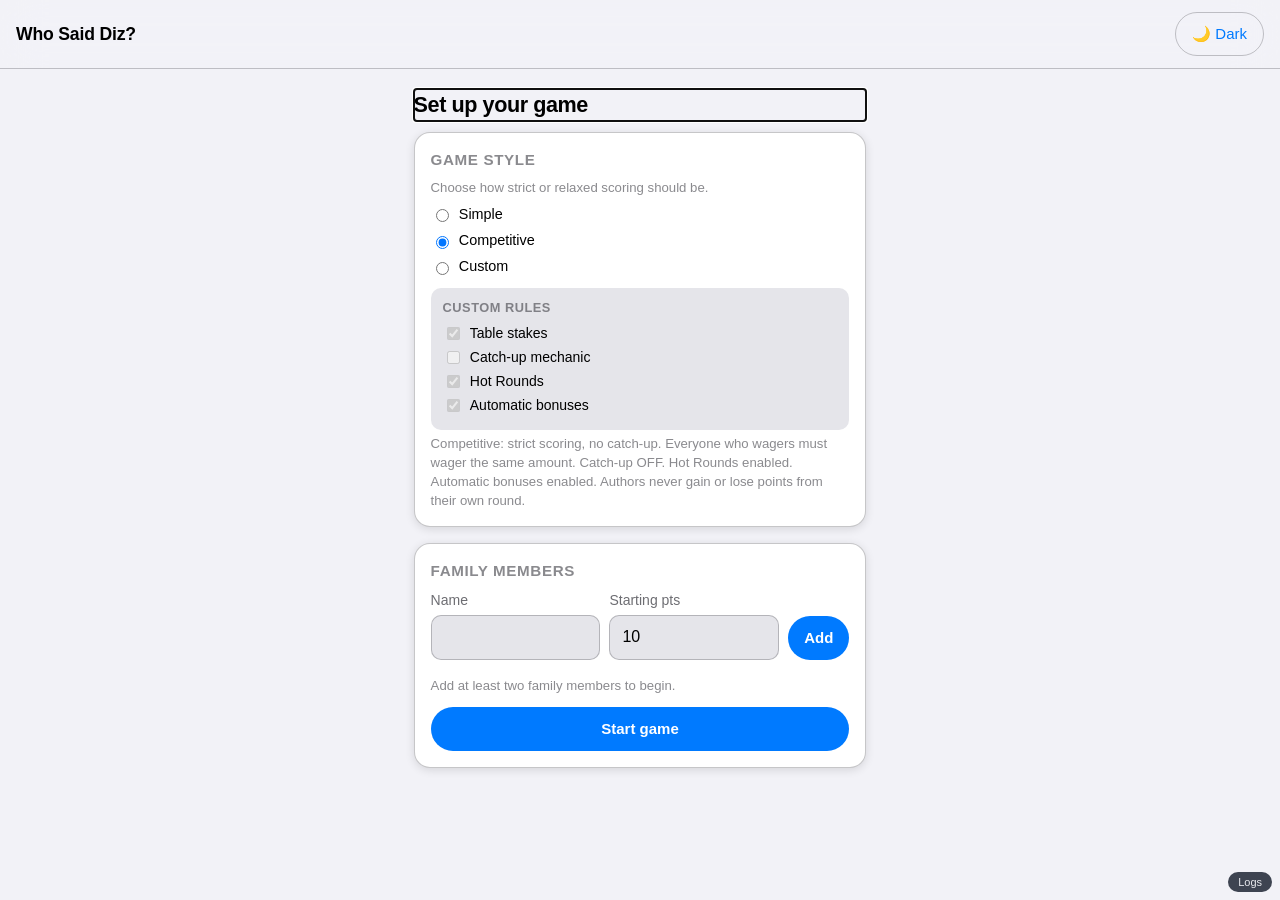
<file: index.html>
<!DOCTYPE html>
<html lang="en" data-theme="light">
<head>
  <meta charset="UTF-8">
  <title>Who Said Diz? — Line Game</title>
  <meta name="viewport"
        content="width=device-width, initial-scale=1, maximum-scale=1, user-scalable=no">
  <link href="styles.css" rel="stylesheet">
</head>
<body>

  <header class="app-header">
    <h1>Who Said Diz?</h1>
    <button id="themeToggleBtn" class="btn btn--ghost" type="button">🌙 Dark</button>
  </header>

  <main>

    <!-- SETUP -->
    <section id="screen-setup" class="screen screen--active">
      <h2>Set up your game</h2>

      <section class="panel">
        <h3>Game style</h3>
        <p class="hint">Choose how strict or relaxed scoring should be.</p>
        <div class="mode-group">
          <label><input type="radio" name="gameMode" id="gameMode-simple"> Simple</label>
          <label><input type="radio" name="gameMode" id="gameMode-competitive"> Competitive</label>
          <label><input type="radio" name="gameMode" id="gameMode-custom"> Custom</label>
        </div>
        <div class="mode-custom-options">
          <h4>Custom rules</h4>
          <label><input type="checkbox" id="option-tableStakes"> Table stakes</label>
          <label><input type="checkbox" id="option-catchUp"> Catch-up mechanic</label>
          <label><input type="checkbox" id="option-hotRounds"> Hot Rounds</label>
          <label><input type="checkbox" id="option-autoBonuses"> Automatic bonuses</label>
        </div>
        <p id="gameModeDescription" class="hint"></p>
      </section>

      <section class="panel">
        <h3>Family members</h3>
        <div class="form-row">
          <label>Name
            <input id="playerName" class="input" type="text" autocomplete="off">
          </label>
          <label>Starting pts
            <input id="playerPoints" class="input" type="number" value="10" min="0">
          </label>
          <button id="addPlayerBtn" class="btn btn--primary" type="button">Add</button>
        </div>
        <div id="playersList" class="list"></div>
        <div class="actions actions--end">
          <button id="startGameBtn" class="btn btn--primary" type="button">Start game</button>
        </div>
      </section>
    </section>

    <!-- QUESTION -->
    <section id="screen-question" class="screen">
      <h2>Write the question</h2>
      <section class="panel">
        <div class="form-row">
          <label>Attraction
            <input id="attractionName" class="input" list="attractionSuggestions" autocomplete="off">
          </label>
          <label>Land
            <input id="landName" class="input" list="landSuggestions" autocomplete="off">
          </label>
        </div>
        <label>Question
          <textarea id="betDescription" class="input input--textarea" rows="3"
            placeholder="What would they say about this ride?"></textarea>
        </label>
        <div class="actions">
          <button id="randomBetBtn" class="btn btn--ghost" type="button">Random idea</button>
          <button id="clearBetFormBtn" class="btn btn--ghost" type="button">Clear</button>
          <button id="createBetBtn" class="btn btn--primary" type="button">Start round</button>
        </div>
      </section>
    </section>

    <datalist id="attractionSuggestions"></datalist>
    <datalist id="landSuggestions"></datalist>

    <!-- WAGER -->
    <section id="screen-wager" class="screen">
      <h2>Who said it? Place your bets</h2>
      <section class="panel">
        <div class="table-wrapper">
          <table class="table table--wager">
            <thead>
              <tr>
                <th>Player</th>
                <th>Guess</th>
                <th>Wager</th>
                <th>Avail</th>
              </tr>
            </thead>
            <tbody id="wagerTableBody"></tbody>
          </table>
        </div>
        <p id="wagerHints" class="hint"></p>
        <div class="actions actions--end">
          <button id="lockGuessesBtn" class="btn btn--primary" type="button">Lock in guesses</button>
        </div>
      </section>
    </section>

    <!-- REVEAL -->
    <section id="screen-reveal" class="screen">
      <h2>Reveal</h2>
      <section class="panel">
        <div id="selectedAnswerPanel" class="selected-answer-panel"></div>
        <div class="actions">
          <button id="viewAdjustmentsBtn" class="btn btn--ghost" type="button">Adjustments</button>
          <button id="toScoresBtn" class="btn btn--ghost" type="button">Scores</button>
          <button id="nextRoundBtn" class="btn btn--primary" type="button">Next round</button>
        </div>
      </section>
    </section>

    <!-- SCORES -->
    <section id="screen-scores" class="screen">
      <h2>Scores</h2>
      <section class="panel">
        <div class="scores-header">
          <span id="hunnyPotLabel" class="pill pill--hunny">Hunny Pot: 0 pts</span>
          <div class="actions">
            <button id="viewHistoryBtn" class="btn btn--ghost" type="button">History</button>
            <button id="restartGameBtn" class="btn btn--ghost" type="button">Restart</button>
          </div>
        </div>
        <div class="table-wrapper">
          <table class="table table--scores">
            <thead>
              <tr><th>Place</th><th>Player</th><th>Points</th></tr>
            </thead>
            <tbody id="scoresTableBody"></tbody>
          </table>
        </div>
        <div class="actions actions--end">
          <button id="scoresBackToSetupBtn" class="btn" type="button">Back to setup</button>
        </div>
      </section>
    </section>

    <!-- HISTORY -->
    <section id="screen-history" class="screen">
      <h2>Round history</h2>
      <section class="panel">
        <div id="historyList" class="list"></div>
        <div class="actions actions--end">
          <button id="historyBackToScoresBtn" class="btn" type="button">Back to scores</button>
        </div>
      </section>
    </section>

  </main>

  <!-- ANSWER MODAL -->
  <div id="answerBackdrop" class="backdrop">
    <div class="modal">
      <h3 id="answerPlayerLabel">Your answer</h3>
      <p id="answerPrompt" class="hint"></p>
      <textarea id="answerInput" class="input input--textarea" rows="3"></textarea>
      <div class="actions">
        <button id="answerGhostBtn" class="btn btn--ghost" type="button">Ride fragment</button>
        <button id="answerCancelBtn" class="btn" type="button">Cancel</button>
        <button id="answerSaveBtn" class="btn btn--primary" type="button">Save</button>
      </div>
    </div>
  </div>

  <!-- GIVE HUNNY -->
  <div id="giveHunnyBackdrop" class="backdrop">
    <div class="modal">
      <p id="giveHunnyMessage" class="hint"></p>
      <input id="giveHunnyInput" class="input" type="number" min="1">
      <div class="actions">
        <button id="giveHunnyCancel" class="btn" type="button">Cancel</button>
        <button id="giveHunnyConfirm" class="btn btn--primary" type="button">Give</button>
      </div>
    </div>
  </div>

  <!-- ADD TO POT -->
  <div id="addHunnyBackdrop" class="backdrop">
    <div class="modal">
      <p class="hint">Add points to the Hunny Pot.</p>
      <input id="addHunnyInput" class="input" type="number" min="1">
      <div class="actions">
        <button id="addHunnyCancel" class="btn" type="button">Cancel</button>
        <button id="addHunnyConfirm" class="btn btn--primary" type="button">Add</button>
      </div>
    </div>
  </div>

  <!-- CLEAR POT -->
  <div id="clearHunnyBackdrop" class="backdrop">
    <div class="modal">
      <p id="clearHunnyMessage" class="hint"></p>
      <div class="actions">
        <button id="clearHunnyCancel" class="btn" type="button">Cancel</button>
        <button id="clearHunnyConfirm" class="btn btn--primary" type="button">Clear</button>
      </div>
    </div>
  </div>

  <!-- HOT ROUND -->
  <div id="hotRoundBackdrop" class="backdrop">
    <div class="modal">
      <p id="hotRoundMessage" class="hint"></p>
      <input id="hotRoundInput" class="input" type="number" min="1">
      <div class="actions">
        <button id="hotRoundCancel" class="btn" type="button">Cancel</button>
        <button id="hotRoundSkip" class="btn" type="button">Skip</button>
        <button id="hotRoundConfirm" class="btn btn--primary" type="button">Make it hot 🔥</button>
      </div>
    </div>
  </div>

  <!-- REVEAL OVERLAY -->
  <div id="revealBackdrop" class="backdrop">
    <div class="modal modal--wide">
      <div id="revealContent"></div>
      <div class="actions actions--end">
        <button id="revealCloseBtn" class="btn btn--primary" type="button">Close</button>
      </div>
    </div>
  </div>

  <!-- ADJUSTMENTS -->
  <div id="adjustmentsBackdrop" class="backdrop">
    <div class="modal modal--wide">
      <h3>Round adjustments</h3>
      <div id="adjustmentsBody" class="adjustments-body"></div>
      <div class="actions actions--end">
        <button id="adjustmentsClose" class="btn btn--primary" type="button">Close</button>
      </div>
    </div>
  </div>

  <!-- TOAST -->
  <div id="toast" class="toast"></div>

  <!-- IN-PAGE CONSOLE -->
  <script>
    (function () {
      try {
        var box = document.createElement('div');
        box.id  = 'inPageConsole';
        Object.assign(box.style, {
          position:'fixed',left:'0',bottom:'0',width:'100%',
          maxHeight:'30vh',overflowY:'auto',
          background:'rgba(0,0,0,0.9)',color:'#0f0',
          fontFamily:'monospace',fontSize:'11px',
          padding:'2px 4px',zIndex:'9999',
          boxSizing:'border-box',display:'none'
        });

        var btn = document.createElement('button');
        btn.textContent = 'Logs';
        Object.assign(btn.style, {
          position:'fixed',right:'8px',bottom:'8px',zIndex:'10000',
          padding:'4px 10px',fontSize:'11px',borderRadius:'999px',
          border:'none',background:'#111827',color:'#e5e7eb',opacity:'0.8'
        });
        btn.addEventListener('click', function () {
          box.style.display = box.style.display === 'none' ? 'block' : 'none';
        });

        document.addEventListener('DOMContentLoaded', function () {
          document.body.appendChild(box);
          document.body.appendChild(btn);
        });

        var origLog = console.log.bind(console);
        console.log = function () {
          var args = Array.prototype.slice.call(arguments);
          try {
            var line = args.map(function (a) {
              if (typeof a === 'string') return a;
              try { return JSON.stringify(a); } catch (e) { return String(a); }
            }).join(' ');
            var el = document.createElement('div');
            el.textContent = line;
            box.appendChild(el);
            box.scrollTop = box.scrollHeight;
          } catch (e) {}
          origLog.apply(console, args);
        };
        console.log('Console ready');
      } catch (e) {}
    })();
  </script>

  <!-- SCRIPTS -->
  <script src="parks-data.js"></script>
  <script src="questions.js"></script>
  <script src="ghostRideFragments.js"></script>
  <script type="module" src="ui.js"></script>

</body>
</html>
</file>
<file: styles.css>
/* =========================================
   RESET + BASE
   ========================================= */

*,
*::before,
*::after {
  box-sizing: border-box;
}

html, body {
  margin: 0;
  padding: 0;
}

body {
  font-family: -apple-system, BlinkMacSystemFont, "SF Pro Text",
               "Helvetica Neue", Arial, sans-serif;
  line-height: 1.5;
  min-height: 100vh;
  background-color: var(--color-bg);
  color: var(--color-text);
  font-size: 16px;
  -webkit-font-smoothing: antialiased;
}

/* =========================================
   THEME — dark by default (iOS dark feel)
   ========================================= */

:root {
  --color-bg:          #000000;
  --color-bg-elevated: #1c1c1e;
  --color-bg-header:   #000000;
  --color-bg-soft:     #2c2c2e;
  --color-bg-card:     #1c1c1e;
  --color-text:        #ffffff;
  --color-text-soft:   #ebebf599;
  --color-text-hint:   #8e8e93;
  --color-primary:     #0a84ff;
  --color-primary-fg:  #ffffff;
  --color-border:      rgba(84,84,88,0.65);
  --color-hunny:       #ffd60a;
  --color-hot:         #ff453a;
  --color-leader:      rgba(48,209,88,0.12);

  --shadow-panel: 0 4px 20px rgba(0,0,0,0.5);
  --radius-card:  16px;
  --radius-input: 10px;
  --radius-btn:   999px;
  --tap-size:     44px;
}

html[data-theme="light"] {
  --color-bg:          #f2f2f7;
  --color-bg-elevated: #ffffff;
  --color-bg-header:   #f2f2f7;
  --color-bg-soft:     #e5e5ea;
  --color-bg-card:     #ffffff;
  --color-text:        #000000;
  --color-text-soft:   rgba(60,60,67,0.75);
  --color-text-hint:   rgba(60,60,67,0.60);
  --color-primary:     #007aff;
  --color-primary-fg:  #ffffff;
  --color-border:      rgba(60,60,67,0.29);
  --color-hunny:       #ff9f0a;
  --color-hot:         #ff3b30;
  --color-leader:      rgba(52,199,89,0.10);

  --shadow-panel: 0 2px 10px rgba(0,0,0,0.12);
}

/* =========================================
   APP SHELL
   ========================================= */

.app-header {
  position: sticky;
  top: 0;
  z-index: 50;
  display: flex;
  align-items: center;
  justify-content: space-between;
  padding: 0.75rem 1rem;
  background: rgba(0,0,0,0.82);
  backdrop-filter: saturate(180%) blur(20px);
  -webkit-backdrop-filter: saturate(180%) blur(20px);
  border-bottom: 1px solid var(--color-border);
  color: #ffffff;
}

html[data-theme="light"] .app-header {
  background: rgba(242,242,247,0.85);
  color: var(--color-text);
}

.app-header h1 {
  margin: 0;
  font-size: 1.1rem;
  font-weight: 600;
  letter-spacing: -0.01em;
}

main {
  max-width: 480px;
  margin: 0 auto;
  padding: 1rem 0.85rem 5rem;
}

/* =========================================
   SCREENS
   ========================================= */

.screen      { display: none; }
.screen--active { display: block; }

.screen > h2 {
  margin: 0.25rem 0 0.65rem;
  font-size: 1.35rem;
  font-weight: 700;
  letter-spacing: -0.02em;
}

/* =========================================
   PANELS (grouped section cards)
   ========================================= */

.panel {
  background: var(--color-bg-elevated);
  border-radius: var(--radius-card);
  padding: 1rem;
  box-shadow: var(--shadow-panel);
  margin-bottom: 1rem;
  border: 1px solid var(--color-border);
}

.panel h3 {
  margin: 0 0 0.4rem;
  font-size: 0.95rem;
  font-weight: 600;
  text-transform: uppercase;
  letter-spacing: 0.04em;
  color: var(--color-text-hint);
}

/* =========================================
   TYPOGRAPHY
   ========================================= */

h4 {
  margin: 0.6rem 0 0.2rem;
  font-size: 0.875rem;
  font-weight: 600;
}

.hint {
  margin: 0.25rem 0 0;
  font-size: 0.825rem;
  color: var(--color-text-hint);
  line-height: 1.45;
}

.list {
  display: flex;
  flex-direction: column;
  gap: 0.6rem;
}

/* =========================================
   INPUTS
   ========================================= */

label {
  display: flex;
  flex-direction: column;
  gap: 0.25rem;
  font-size: 0.875rem;
  font-weight: 500;
  color: var(--color-text-soft);
}

.input {
  width: 100%;
  display: block;
  padding: 0.6rem 0.75rem;
  border-radius: var(--radius-input);
  border: 1px solid var(--color-border);
  background: var(--color-bg-soft);
  color: var(--color-text);
  font: inherit;
  font-size: 16px;
  min-height: var(--tap-size);
  appearance: none;
  -webkit-appearance: none;
}

.input:focus {
  outline: none;
  border-color: var(--color-primary);
  box-shadow: 0 0 0 3px rgba(10,132,255,0.25);
}

.input--textarea {
  resize: vertical;
  min-height: 88px;
}

.input--small {
  width: 4rem;
  min-height: 36px;
  padding: 0.35rem 0.5rem;
  text-align: center;
}

.form-row {
  display: flex;
  flex-direction: column;
  gap: 0.6rem;
  margin-bottom: 0.75rem;
}

/* =========================================
   TABLES
   ========================================= */

.table-wrapper {
  width: 100%;
  overflow-x: auto;
  -webkit-overflow-scrolling: touch;
  margin-bottom: 0.5rem;
}

.table {
  width: 100%;
  border-collapse: collapse;
  font-size: 0.875rem;
}

.table th,
.table td {
  padding: 0.45rem 0.4rem;
  border-bottom: 1px solid var(--color-border);
  vertical-align: middle;
}

.table th {
  text-align: left;
  font-weight: 600;
  font-size: 0.75rem;
  text-transform: uppercase;
  letter-spacing: 0.04em;
  color: var(--color-text-hint);
  background: transparent;
}

.table select {
  font-size: 16px;
  background: var(--color-bg-soft);
  color: var(--color-text);
  border: 1px solid var(--color-border);
  border-radius: var(--radius-input);
  padding: 0.3rem 0.4rem;
  appearance: none;
  -webkit-appearance: none;
  max-width: 120px;
}

/* =========================================
   BUTTONS
   ========================================= */

.btn {
  display: inline-flex;
  align-items: center;
  justify-content: center;
  min-height: var(--tap-size);
  padding: 0 1rem;
  border-radius: var(--radius-btn);
  border: none;
  font-family: inherit;
  font-size: 0.9375rem;
  font-weight: 500;
  cursor: pointer;
  background: var(--color-bg-soft);
  color: var(--color-text);
  white-space: nowrap;
  -webkit-tap-highlight-color: transparent;
  transition: opacity 0.15s ease;
}

.btn:active {
  opacity: 0.65;
}

.btn--primary {
  background: var(--color-primary);
  color: var(--color-primary-fg);
  font-weight: 600;
}

.btn--ghost {
  background: transparent;
  color: var(--color-primary);
  border: 1px solid var(--color-border);
}

.btn:disabled {
  opacity: 0.4;
  cursor: default;
}

/* Primary action fills full width inside .actions */
.actions .btn--primary {
  flex: 1 1 100%;
  justify-content: center;
}

.actions {
  display: flex;
  flex-wrap: wrap;
  gap: 0.5rem;
  margin-top: 0.75rem;
}

.actions--end {
  justify-content: flex-end;
}

/* =========================================
   CARDS
   ========================================= */

.card {
  background: var(--color-bg-card);
  border-radius: var(--radius-card);
  border: 1px solid var(--color-border);
  padding: 0.75rem 0.85rem;
  display: flex;
  flex-direction: column;
  gap: 0.5rem;
}

.card-main {}

.card-title {
  font-size: 0.9375rem;
  font-weight: 600;
}

.card-subtitle {
  font-size: 0.8125rem;
  color: var(--color-text-hint);
}

.card-actions {
  display: flex;
  flex-wrap: wrap;
  gap: 0.4rem;
  justify-content: flex-end;
}

/* =========================================
   PILLS
   ========================================= */

.pill {
  display: inline-flex;
  align-items: center;
  padding: 0.2rem 0.65rem;
  border-radius: 999px;
  font-size: 0.75rem;
  font-weight: 600;
}

.pill--score {
  background: var(--color-bg-soft);
  color: var(--color-text-soft);
}

.pill--hunny {
  background: var(--color-hunny);
  color: #000000;
}

.pill--hot {
  background: var(--color-hot);
  color: #ffffff;
}

/* =========================================
   HUNNY SUMMARY ROW
   ========================================= */

.hunny-summary {
  display: flex;
  align-items: center;
  gap: 0.5rem;
  margin-bottom: 0.6rem;
  flex-wrap: wrap;
}

/* =========================================
   SCORES
   ========================================= */

.scores-header {
  display: flex;
  align-items: center;
  gap: 0.5rem;
  flex-wrap: wrap;
  margin-bottom: 0.5rem;
}

.score-row--leader td {
  background: var(--color-leader);
}

/* =========================================
   MODE SELECTION
   ========================================= */

.mode-group {
  display: flex;
  flex-direction: column;
  gap: 0.3rem;
  margin: 0.4rem 0;
}

.mode-group label {
  flex-direction: row;
  align-items: center;
  gap: 0.45rem;
  font-size: 0.9rem;
  font-weight: 400;
  color: var(--color-text);
}

.mode-custom-options {
  margin-top: 0.6rem;
  padding: 0.65rem 0.75rem;
  border-radius: 10px;
  background: var(--color-bg-soft);
  font-size: 0.875rem;
}

.mode-custom-options h4 {
  margin: 0 0 0.35rem;
  font-size: 0.8rem;
  text-transform: uppercase;
  letter-spacing: 0.04em;
  color: var(--color-text-hint);
}

.mode-custom-options label {
  flex-direction: row;
  align-items: center;
  gap: 0.45rem;
  font-size: 0.875rem;
  font-weight: 400;
  color: var(--color-text);
  margin: 0.2rem 0;
}

/* =========================================
   MODALS / BOTTOM SHEETS
   ========================================= */

.backdrop {
  position: fixed;
  inset: 0;
  background: rgba(0,0,0,0.55);
  display: none;
  align-items: flex-end;
  justify-content: center;
  z-index: 9000;
}

.modal {
  background: var(--color-bg-elevated);
  border-radius: 20px 20px 0 0;
  padding: 0 1rem 2rem;
  width: 100%;
  max-width: 520px;
  max-height: 88vh;
  overflow-y: auto;
  border-top: 1px solid var(--color-border);
}

/* Drag handle */
.modal::before {
  content: '';
  display: block;
  width: 36px;
  height: 5px;
  border-radius: 999px;
  background: var(--color-border);
  margin: 0.65rem auto 0.75rem;
}

.modal h3 {
  margin: 0 0 0.5rem;
  font-size: 1.05rem;
  font-weight: 600;
}

.modal--wide {
  max-width: 520px;
}

@media (min-width: 640px) {
  .backdrop     { align-items: center; }
  .modal,
  .modal--wide  { border-radius: 20px; }
}

/* =========================================
   REVEAL
   ========================================= */

.reveal-card {
  border-radius: 14px;
  background: var(--color-bg-soft);
  border: 1px solid var(--color-border);
  padding: 0.85rem;
  margin-bottom: 0.75rem;
}

.reveal-question-text {
  font-size: 1rem;
  font-weight: 600;
  margin-bottom: 0.2rem;
}

.reveal-author {
  font-size: 0.8125rem;
  color: var(--color-text-hint);
}

.reveal-section-title {
  font-size: 0.75rem;
  font-weight: 700;
  text-transform: uppercase;
  letter-spacing: 0.05em;
  color: var(--color-text-hint);
  margin-top: 0.6rem;
  margin-bottom: 0.1rem;
}

/* =========================================
   TOAST
   ========================================= */

.toast {
  position: fixed;
  left: 50%;
  bottom: 2rem;
  transform: translateX(-50%) translateY(200%);
  background: rgba(44,44,46,0.95);
  color: #ffffff;
  padding: 0.5rem 1.1rem;
  border-radius: 999px;
  font-size: 0.875rem;
  font-weight: 500;
  box-shadow: 0 4px 20px rgba(0,0,0,0.4);
  z-index: 9500;
  opacity: 0;
  transition: opacity 0.2s ease, transform 0.25s ease;
  pointer-events: none;
}

html[data-theme="light"] .toast {
  background: rgba(0,0,0,0.82);
}

.toast--visible {
  opacity: 1;
  transform: translateX(-50%) translateY(0);
}

/* =========================================
   IN-PAGE CONSOLE
   ========================================= */

#inPageConsole {
  font-family: ui-monospace, "SF Mono", Menlo, monospace;
}

/* =========================================
   RESPONSIVE
   ========================================= */

@media (min-width: 600px) {
  .form-row {
    flex-direction: row;
    align-items: flex-end;
  }
  .form-row label {
    flex: 1 1 0;
  }
}
</file>
